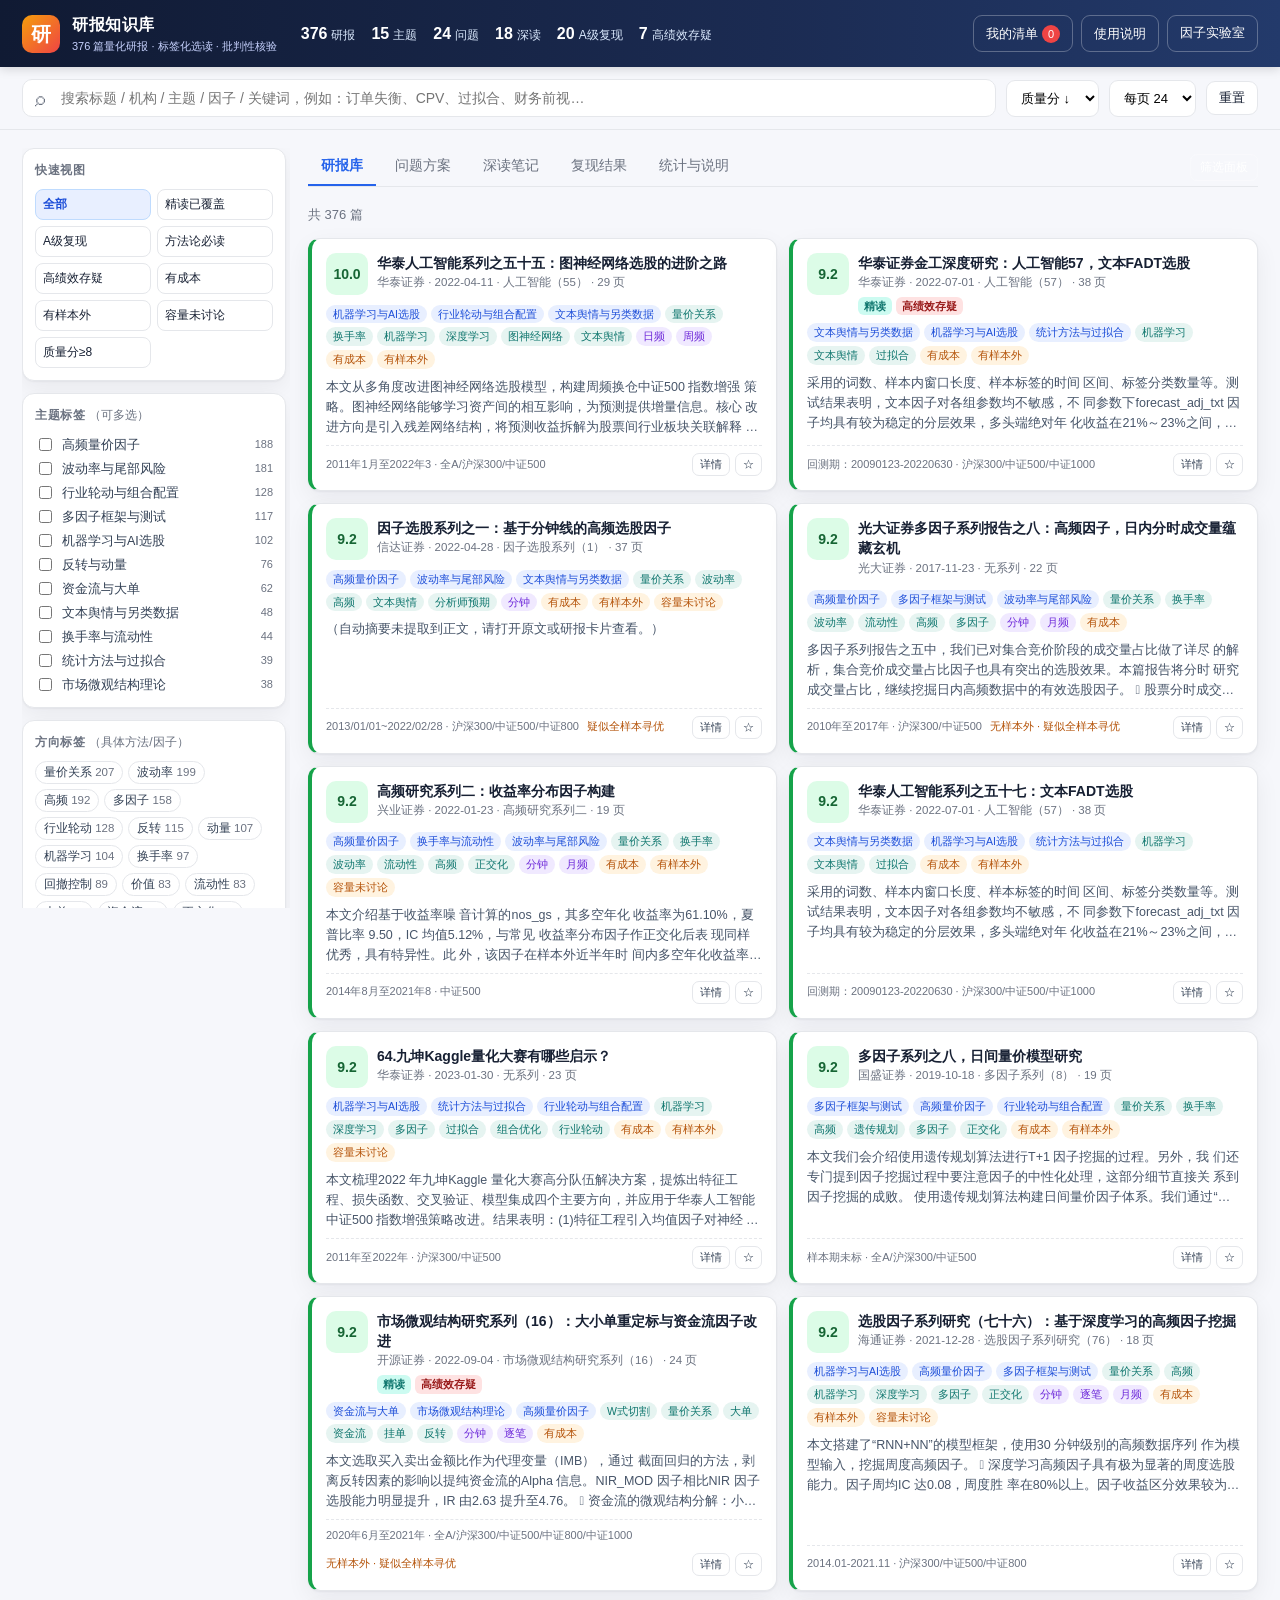
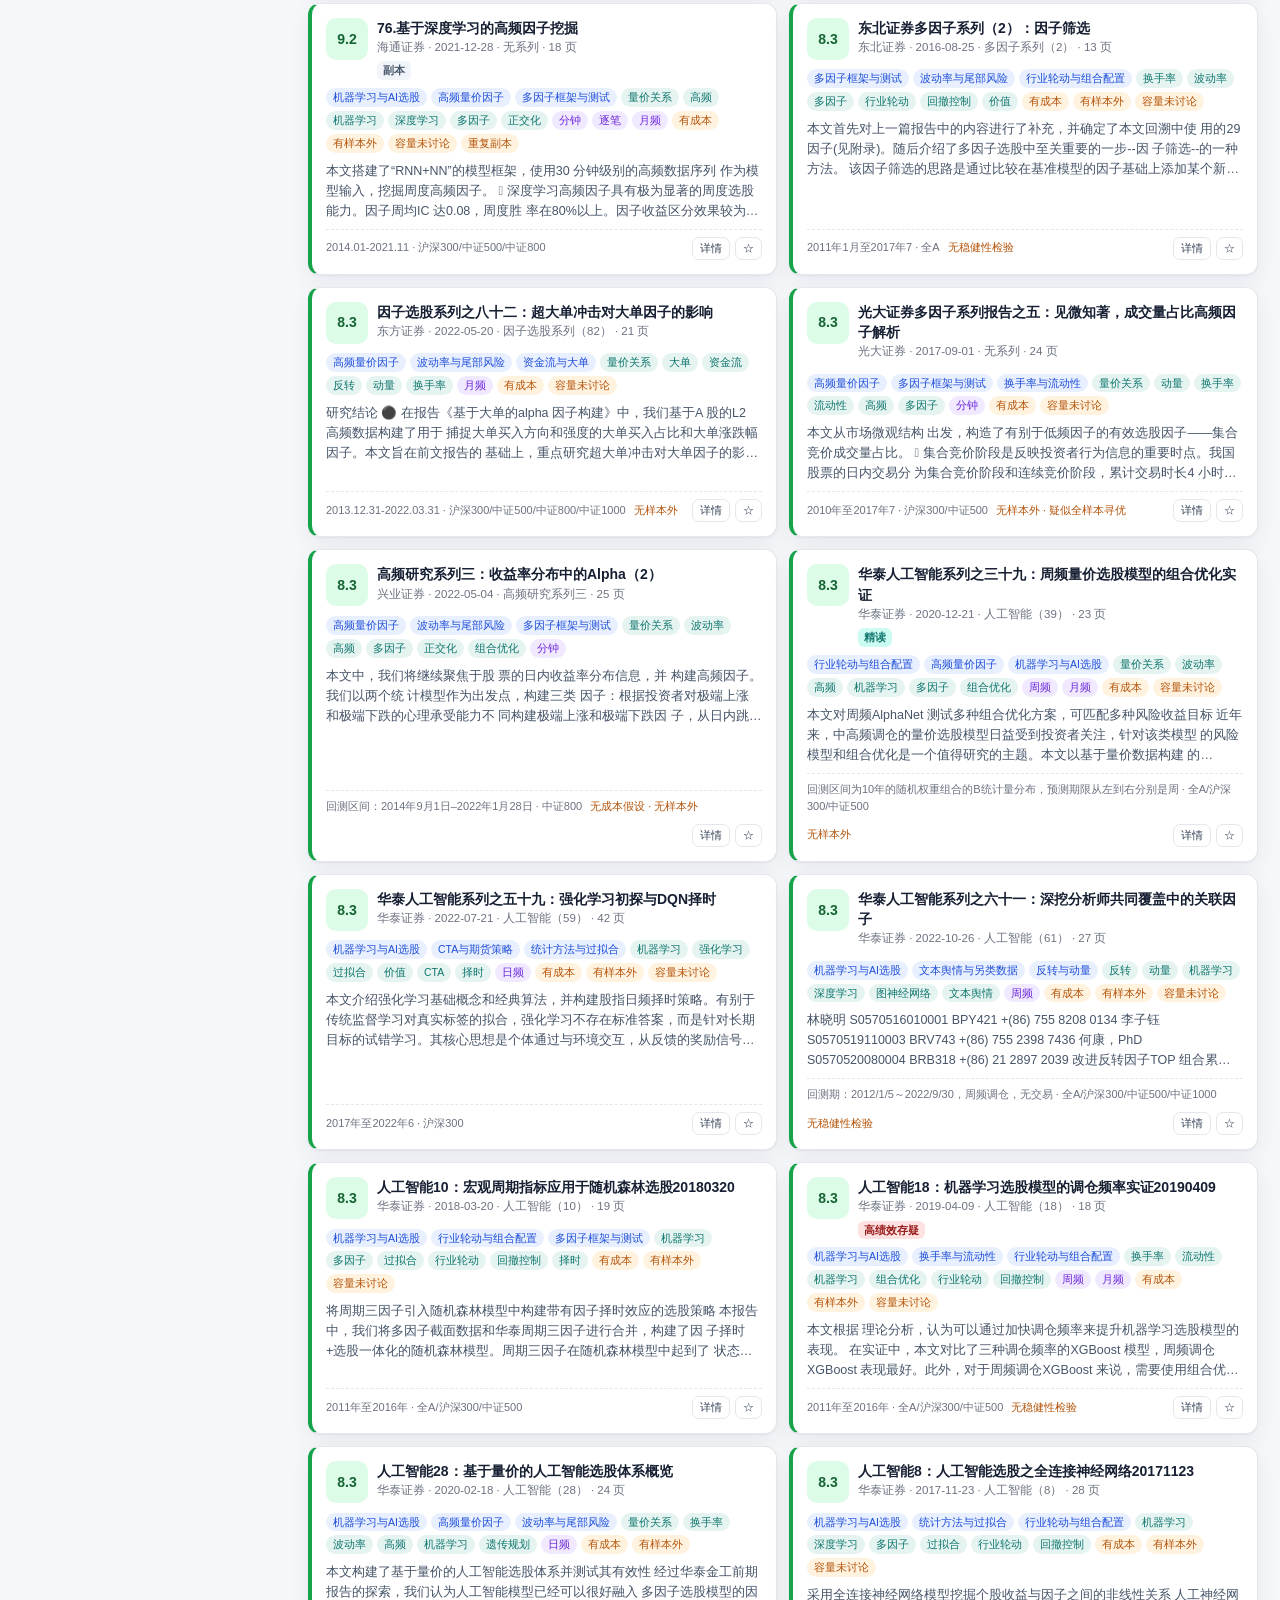
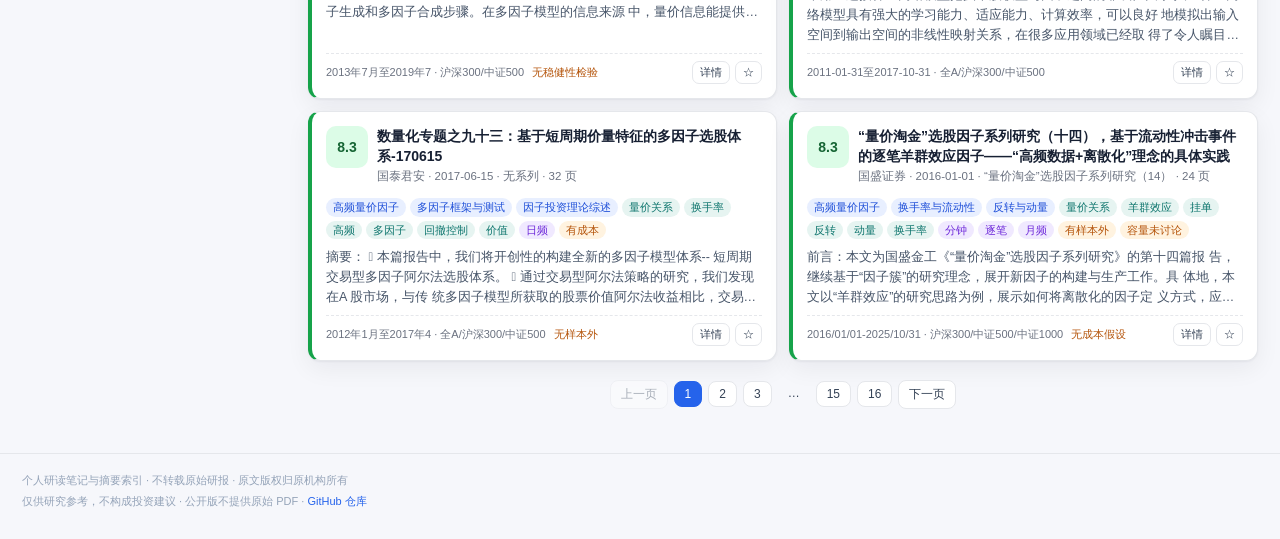
<file: index.html>
<!DOCTYPE html>
<html lang="zh-CN">
<head>
  <meta charset="UTF-8">
  <meta name="viewport" content="width=device-width, initial-scale=1.0">
  <title>研报知识库 · 可视化选读</title>
  <link rel="stylesheet" href="style.css">
</head>
<body>
  <header class="topbar">
    <div class="brand">
      <div class="brand-mark">研</div>
      <div>
        <div class="brand-title">研报知识库</div>
        <div class="brand-sub">376 篇量化研报 · 标签化选读 · 批判性核验</div>
      </div>
    </div>
    <div class="topstats" id="topStats"></div>
    <div class="topactions">
      <button class="btn ghost" id="btnBookmarks">我的清单 <span class="count" id="bmCount">0</span></button>
      <button class="btn ghost" id="btnHelp">使用说明</button>
      <a class="btn ghost" href="平台原型/index.html">因子实验室</a>
    </div>
  </header>

  <div class="searchbar">
    <div class="searchbox">
      <span class="search-icon">⌕</span>
      <input id="searchInput" type="search" placeholder="搜索标题 / 机构 / 主题 / 因子 / 关键词，例如：订单失衡、CPV、过拟合、财务前视…">
    </div>
    <select id="sortSelect" class="select" title="排序">
      <option value="score_desc">质量分 ↓</option>
      <option value="score_asc">质量分 ↑</option>
      <option value="date_desc">日期 ↓</option>
      <option value="date_asc">日期 ↑</option>
      <option value="firm_asc">机构 A-Z</option>
      <option value="title_asc">标题 A-Z</option>
    </select>
    <select id="pageSize" class="select" title="每页数量">
      <option value="24">每页 24</option>
      <option value="48">每页 48</option>
      <option value="96">每页 96</option>
      <option value="all">全部</option>
    </select>
    <button class="btn" id="btnReset">重置</button>
  </div>

  <div class="layout">
    <aside class="sidebar" id="sidebar">
      <section class="side-section">
        <h3>快速视图</h3>
        <div class="quick-grid" id="quickViews"></div>
      </section>

      <section class="side-section">
        <h3>主题标签 <span class="muted">（可多选）</span></h3>
        <div class="check-list" id="topicFilters"></div>
      </section>

      <section class="side-section">
        <h3>方向标签 <span class="muted">（具体方法/因子）</span></h3>
        <div class="tagcloud" id="directionFilters"></div>
      </section>

      <section class="side-section">
        <h3>筛选</h3>
        <label class="field">
          <span>机构</span>
          <select id="firmSelect" class="select wide"><option value="">全部机构</option></select>
        </label>
        <label class="field">
          <span>年份</span>
          <select id="yearSelect" class="select wide"><option value="">全部年份</option></select>
        </label>
        <label class="field">
          <span>最低质量分 <b id="scoreVal">0</b></span>
          <input id="scoreRange" type="range" min="0" max="10" step="0.5" value="0">
        </label>
      </section>

      <section class="side-section side-note">
        <h3>标签说明</h3>
        <div class="legend">
          <span class="tag topic">主题</span>
          <span class="tag direction">方向</span>
          <span class="tag data">数据</span>
          <span class="tag value">价值</span>
          <span class="tag deep">精读</span>
          <span class="tag suspect">存疑</span>
        </div>
        <p>质量分来自证据关键词评分（样本期/股票池/成本/样本外/稳健性/正交/容量等），是“证据披露完整度”，不是收益预测。</p>
      </section>
    </aside>

    <main class="main">
      <nav class="tabs">
        <button class="tab active" data-tab="reports">研报库</button>
        <button class="tab" data-tab="problems">问题方案</button>
        <button class="tab" data-tab="deep">深读笔记</button>
        <button class="tab" data-tab="repro">复现结果</button>
        <button class="tab" data-tab="stats">统计与说明</button>
        <span class="tab-spacer"></span>
        <button class="btn small ghost" id="btnToggleSide">筛选面板</button>
      </nav>

      <section id="view-reports" class="view">
        <div class="resultbar">
          <div id="resultCount" class="result-count"></div>
          <div id="activeChips" class="active-chips"></div>
        </div>
        <div id="cards" class="cards"></div>
        <div id="pagination" class="pagination"></div>
      </section>

      <section id="view-problems" class="view" hidden>
        <div class="section-head">
          <h2>问题 → 多方案</h2>
          <p>按“症状/目标”选择问题卡；每张卡有 4-6 种方案、适用条件、风险与最小验证。</p>
        </div>
        <div id="problemList" class="problem-grid"></div>
      </section>

      <section id="view-deep" class="view" hidden>
        <div class="section-head">
          <h2>深读笔记</h2>
          <p>精读笔记、交叉核验、轻量验证与质量矩阵；含批判性意见，引用前请回原文核对。</p>
        </div>
        <div id="deepList" class="deep-grid"></div>
      </section>

      <section id="view-repro" class="view" hidden>
        <div class="section-head">
          <h2>第一批初步简单验证（日频因子）</h2>
          <p><b>L1 初步简单验证，不是完整复现，也不是策略推荐/实盘依据。</b>数据 2014-2025（剔除 2026 异常月）；日频、单一股票池、无行业中性/分钟/逐笔；详细报告见 <code>09_复现/05_报告/复现报告_第一批.md</code>。</p>
        </div>
        <div id="reproContent"></div>
      </section>

      <section id="view-stats" class="view" hidden>
        <div class="section-head">
          <h2>统计与使用说明</h2>
          <p>标签分布、机构分布、年份分布与质量分分布；点击主题条可直接筛选。</p>
        </div>
        <div id="statsContent" class="stats-wrap"></div>
      </section>
    </main>
  </div>

  <div id="modal" class="modal" hidden>
    <div class="modal-mask" data-close="1"></div>
    <div class="modal-body">
      <button class="modal-close" data-close="1">×</button>
      <div id="modalContent"></div>
    </div>
  </div>

  <div id="bookmarkPanel" class="drawer" hidden>
    <div class="drawer-mask" data-close-drawer="1"></div>
    <div class="drawer-body">
      <div class="drawer-head">
        <h2>我的清单</h2>
        <button class="btn small" data-close-drawer="1">关闭</button>
      </div>
      <div class="drawer-actions">
        <button class="btn small" id="btnExportCsv">导出 CSV</button>
        <button class="btn small" id="btnCopyMd">复制 Markdown</button>
        <button class="btn small danger" id="btnClearBm">清空</button>
      </div>
      <div id="bmList" class="bm-list"></div>
    </div>
  </div>

  <div id="helpPanel" class="drawer" hidden>
    <div class="drawer-mask" data-close-drawer="1"></div>
    <div class="drawer-body">
      <div class="drawer-head">
        <h2>使用说明</h2>
        <button class="btn small" data-close-drawer="1">关闭</button>
      </div>
      <div class="help-content">
        <h3>怎么选读</h3>
        <ol>
          <li><b>快速视图</b>：先点“精读已覆盖 / A级复现 / 方法论必读 / 高绩效存疑”，缩小范围。</li>
          <li><b>主题 + 方向标签</b>：主题回答“属于哪一类”，方向标签回答“具体讲什么因子/方法”。</li>
          <li><b>质量分</b>：证据披露完整度（样本期/股票池/成本/样本外/稳健性/正交/容量），不是收益高低。</li>
          <li><b>红旗</b>：卡片上的“高绩效存疑”表示绩效异常好、需 PBO/成本/样本外复核，不代表造假。</li>
          <li><b>收藏</b>：点 ☆ 加入“我的清单”，可导出 CSV/Markdown，作为你的阅读/复现队列。</li>
        </ol>
        <h3>标签体系</h3>
        <ul>
          <li><span class="tag topic">主题</span> 15 个知识域（高频量价、订单流、多因子、ML……）。</li>
          <li><span class="tag direction">方向</span> 具体因子/方法（W式切割、CPV/RPV、订单失衡、大单、知情交易……）。</li>
          <li><span class="tag data">数据</span> 分钟/快照/逐笔/Level2/日频/周频/月频。</li>
          <li><span class="tag value">价值</span> 精读、A级复现、方法论必读、有成本、有样本外、容量未讨论、重复副本。</li>
        </ul>
        <h3>引用与核对</h3>
        <p>本地版详情页有“卡片”和“原文”链接；公开版不提供原始 PDF。引用格式：<code>[P0021] 东吴证券《订单簿的温度（一）》</code>。</p>
        <h3>注意</h3>
        <p>所有摘要/标签为自动提取，公式/参数以原文为准；质量分是关键词法的粗筛，可能误判。</p>
      </div>
    </div>
  </div>

  <footer class="footer">
    <span>个人研读笔记与摘要索引 · 不转载原始研报 · 原文版权归原机构所有</span>
    <span>仅供研究参考，不构成投资建议 · 公开版不提供原始 PDF · <a href="https://github.com/chenyh2003/quant-research-kb" target="_blank" rel="noopener">GitHub 仓库</a></span>
  </footer>

  <script src="data.js"></script>
  <script src="app.js"></script>
</body>
</html>
</file>
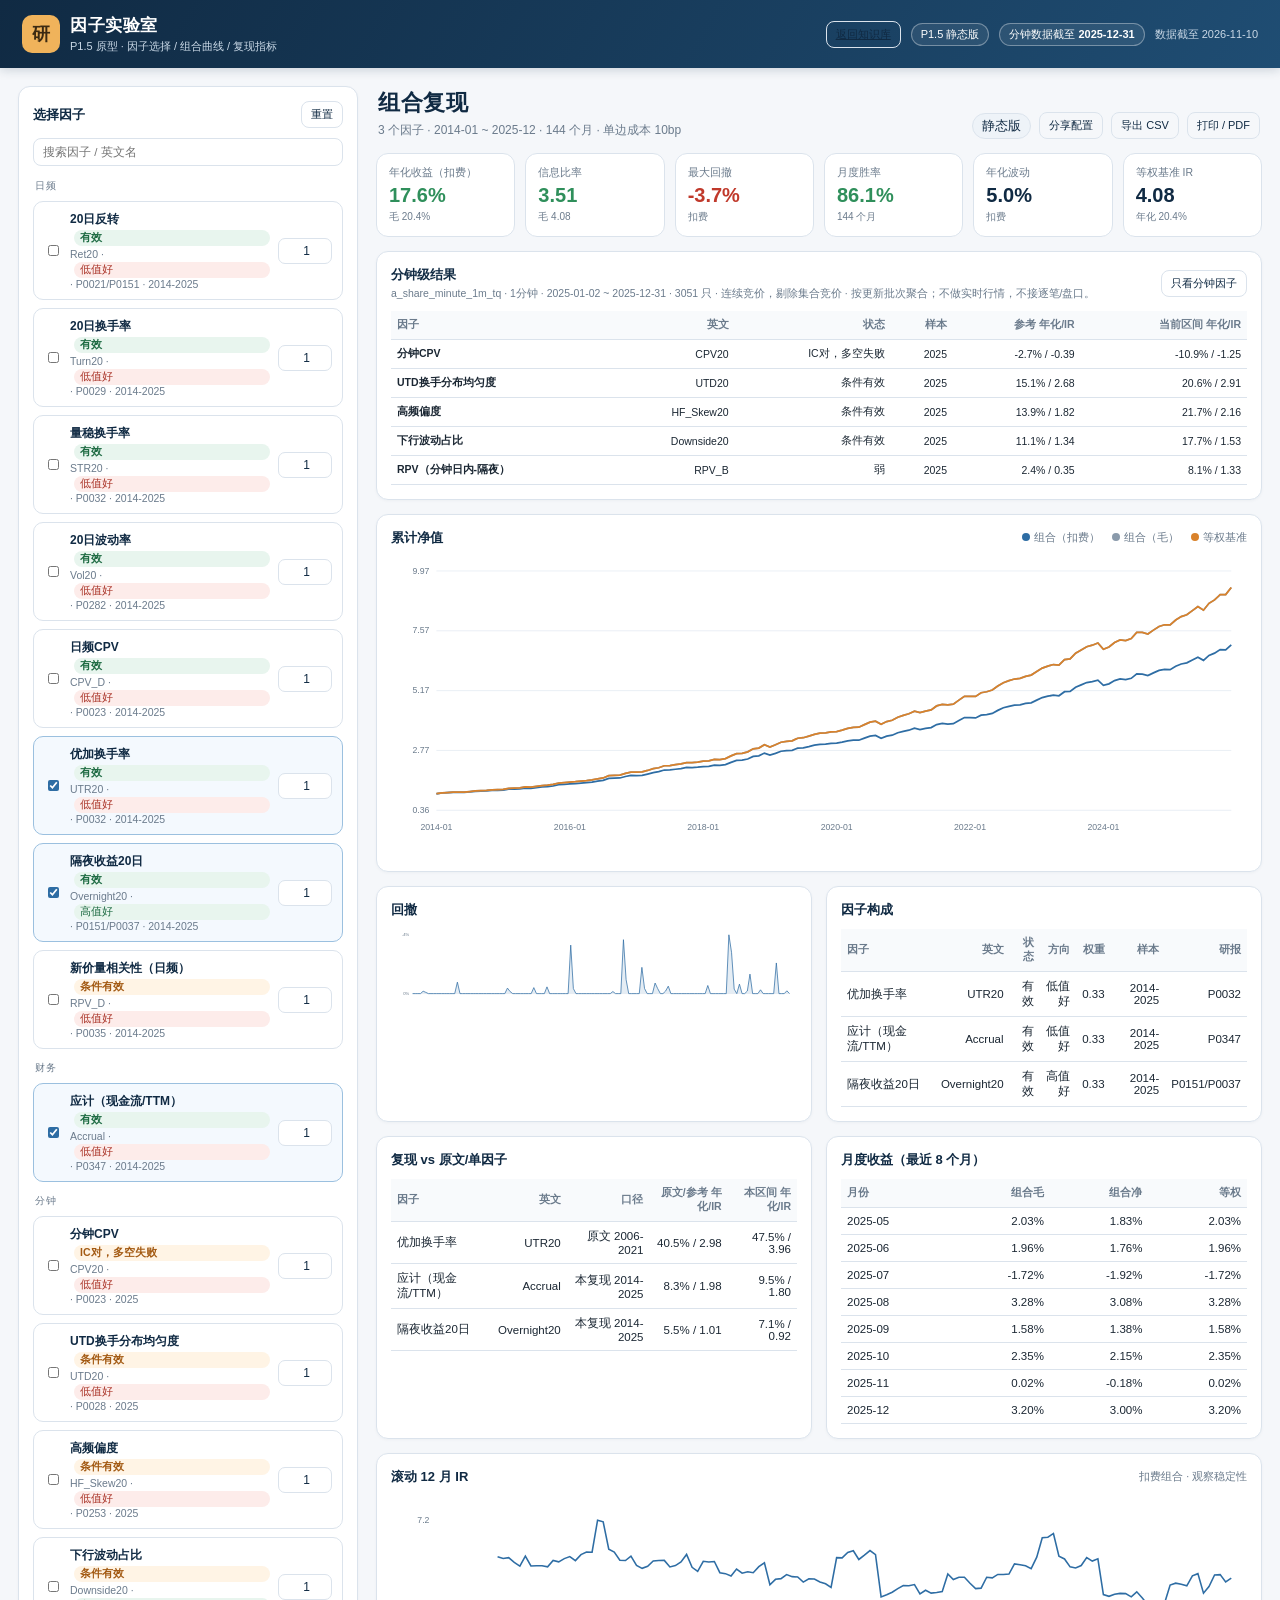
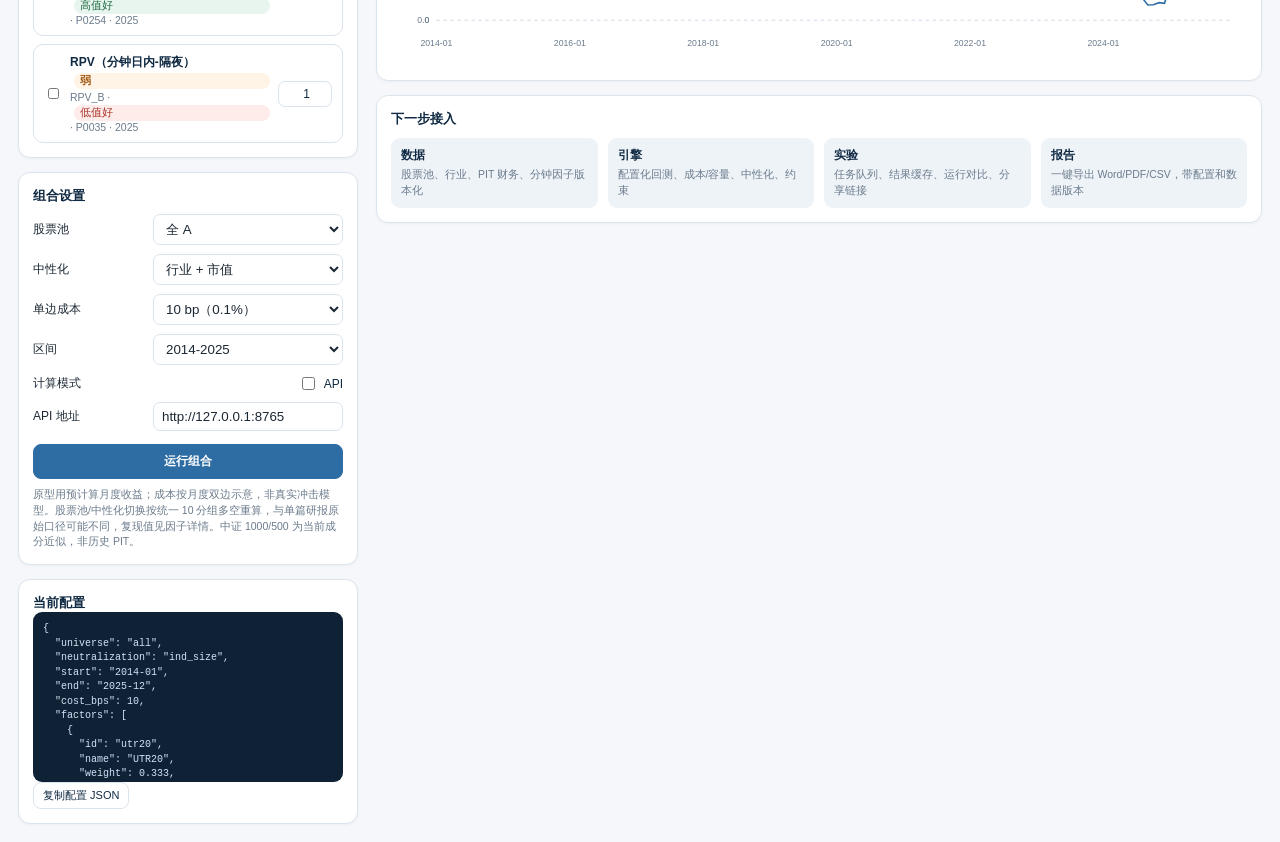
<file: 平台原型/index.html>
<!DOCTYPE html>
<html lang="zh-CN">
<head>
  <meta charset="UTF-8">
  <meta name="viewport" content="width=device-width, initial-scale=1.0">
  <title>因子实验室 · P1.5 原型</title>
  <link rel="stylesheet" href="style.css">
</head>
<body>
  <header class="topbar">
    <div class="brand">
      <div class="brand-mark">研</div>
      <div>
        <div class="brand-title">因子实验室</div>
        <div class="brand-sub">P1.5 原型 · 因子选择 / 组合曲线 / 复现指标</div>
      </div>
    </div>
    <div class="top-right">
      <a class="btn ghost small" href="../index.html">返回知识库</a>
      <span class="pill" id="editionBadge">本地原型</span>
      <span class="pill">分钟数据截至 <b id="minuteCutoff">—</b></span>
      <span class="muted" id="asOf"></span>
    </div>
  </header>

  <main class="layout">
    <aside class="sidebar">
      <div class="panel">
        <div class="panel-head">
          <h2>选择因子</h2>
          <button class="btn ghost small" id="btnReset">重置</button>
        </div>
        <input id="factorSearch" class="search-input" placeholder="搜索因子 / 英文名">
        <div id="factorList" class="factor-list"></div>
      </div>

      <div class="panel">
        <h2>组合设置</h2>
        <label class="field">
          <span>股票池</span>
          <select id="universe">
            <option value="all">全 A</option>
            <option value="csi1000_current">中证 1000（当前成分，非 PIT）</option>
            <option value="csi500_current">中证 500（当前成分，非 PIT）</option>
          </select>
        </label>
        <label class="field">
          <span>中性化</span>
          <select id="neutral">
            <option value="ind_size">行业 + 市值</option>
            <option value="size">仅市值</option>
            <option value="raw">不中性</option>
          </select>
        </label>
        <label class="field">
          <span>单边成本</span>
          <select id="cost">
            <option value="0">0 bp</option>
            <option value="10" selected>10 bp（0.1%）</option>
            <option value="15">15 bp（0.15%）</option>
          </select>
        </label>
        <label class="field">
          <span>区间</span>
          <select id="period">
            <option value="all" selected>2014-2025</option>
            <option value="2025">2025</option>
          </select>
        </label>
        <label class="field">
          <span>计算模式</span>
          <label class="switchline"><input type="checkbox" id="apiMode"> API</label>
        </label>
        <label class="field" id="apiBaseRow" hidden>
          <span>API 地址</span>
          <input class="text-input" id="apiBase" value="http://127.0.0.1:8765">
        </label>
        <button class="btn primary" id="btnRun">运行组合</button>
        <button class="btn" id="btnSubmit" hidden style="width:100%;margin-top:8px">提交回测任务</button>
        <div id="taskStatus" class="hint"></div>
        <p class="hint">原型用预计算月度收益；成本按月度双边示意，非真实冲击模型。股票池/中性化切换按统一 10 分组多空重算，与单篇研报原始口径可能不同，复现值见因子详情。中证 1000/500 为当前成分近似，非历史 PIT。</p>
      </div>

      <div class="panel">
        <h2>当前配置</h2>
        <pre id="configBox" class="config"></pre>
        <button class="btn ghost small" id="btnCopy">复制配置 JSON</button>
      </div>

      <div class="panel" id="historyPanel" hidden>
        <div class="panel-head">
          <h2>实验历史</h2>
          <button class="btn ghost small" id="btnHistory">刷新</button>
        </div>
        <div id="historyList" class="history-list"><p class="hint">API 模式下显示最近任务</p></div>
        <div class="compare-picker">
          <select id="cmpA" title="实验 A"></select>
          <span>vs</span>
          <select id="cmpB" title="实验 B"></select>
          <button class="btn ghost small" id="btnCompare">对比</button>
        </div>
      </div>
    </aside>

    <section class="content">
      <div class="page-head">
        <div>
          <h1>组合复现</h1>
          <p class="muted" id="comboSummary">选择因子后点击运行</p>
        </div>
        <div class="actions">
          <span id="modeBadge" class="pill dark">静态计算</span>
          <button class="btn ghost small" id="btnShare">分享配置</button>
          <button class="btn ghost small" id="btnCsv">导出 CSV</button>
          <button class="btn ghost small" id="btnPrint">打印 / PDF</button>
        </div>
      </div>

      <div id="warning" class="warning" hidden></div>

      <div class="card detail-card" id="detailCard" hidden>
        <div class="card-head">
          <div>
            <h2 id="detailTitle"></h2>
            <div class="muted" id="detailSub" style="font-size:11px;margin-top:3px"></div>
          </div>
          <div class="actions">
            <button class="btn ghost small" id="btnSolo">只看该因子</button>
            <button class="btn ghost small" id="btnCloseDetail">关闭</button>
          </div>
        </div>
        <div class="detail-grid">
          <div id="detailMeta" class="detail-meta"></div>
          <div id="detailChart" class="chart small"></div>
        </div>
      </div>

      <div class="kpis" id="kpis"></div>

      <div class="card" id="minuteCard">
        <div class="card-head">
          <div>
            <h2>分钟级结果</h2>
            <div class="muted" id="minuteMeta" style="font-size:10.5px;margin-top:3px"></div>
          </div>
          <button class="btn ghost small" id="btnMinuteOnly">只看分钟因子</button>
        </div>
        <div id="minuteTable"></div>
      </div>

      <div class="card">
        <div class="card-head">
          <h2>累计净值</h2>
          <div class="legend">
            <span><i class="dot blue"></i>组合（扣费）</span>
            <span><i class="dot grey"></i>组合（毛）</span>
            <span><i class="dot orange"></i>等权基准</span>
          </div>
        </div>
        <div id="equityChart" class="chart"></div>
      </div>

      <div class="grid2">
        <div class="card">
          <div class="card-head"><h2>回撤</h2></div>
          <div id="ddChart" class="chart small"></div>
        </div>
        <div class="card">
          <div class="card-head"><h2>因子构成</h2></div>
          <div id="factorTable"></div>
        </div>
      </div>

      <div class="grid2">
        <div class="card">
          <div class="card-head"><h2>复现 vs 原文/单因子</h2></div>
          <div id="compareTable"></div>
        </div>
        <div class="card">
          <div class="card-head"><h2>月度收益（最近 8 个月）</h2></div>
          <div id="monthlyTable"></div>
        </div>
      </div>

      <div class="card">
        <div class="card-head">
          <h2>滚动 12 月 IR</h2>
          <span class="muted" style="font-size:10.5px">扣费组合 · 观察稳定性</span>
        </div>
        <div id="rollingChart" class="chart small"></div>
      </div>

      <div class="card" id="compareCard" hidden>
        <div class="card-head">
          <h2>实验对比</h2>
          <span class="muted" style="font-size:10.5px" id="cmpSummary"></span>
        </div>
        <div id="cmpChart" class="chart"></div>
        <div class="grid2" style="margin-top:10px">
          <div id="cmpTable"></div>
          <div id="cmpConfig"></div>
        </div>
        <div class="links" style="margin-top:10px">
          <button class="btn ghost small" id="btnCmpCsv" disabled>导出对比 CSV</button>
          <button class="btn ghost small" id="btnCmpDocx" disabled>导出对比 Word</button>
        </div>
      </div>

      <div class="card">
        <div class="card-head"><h2>下一步接入</h2></div>
        <div class="next-grid">
          <div><b>数据</b><span>股票池、行业、PIT 财务、分钟因子版本化</span></div>
          <div><b>引擎</b><span>配置化回测、成本/容量、中性化、约束</span></div>
          <div><b>实验</b><span>任务队列、结果缓存、运行对比、分享链接</span></div>
          <div><b>报告</b><span>一键导出 Word/PDF/CSV，带配置和数据版本</span></div>
        </div>
      </div>
    </section>
  </main>

  <script src="data.js"></script>
  <script src="app.js"></script>
</body>
</html>
</file>
<file: style.css>
:root {
  --bg: #f6f7fb;
  --panel: #ffffff;
  --ink: #172033;
  --muted: #6b7280;
  --line: #e5e7eb;
  --blue: #2563eb;
  --blue-soft: #e8efff;
  --green: #0f766e;
  --green-soft: #e6f4f1;
  --purple: #6d28d9;
  --purple-soft: #f0e9ff;
  --orange: #b45309;
  --orange-soft: #fff3e0;
  --red: #b91c1c;
  --red-soft: #fee2e2;
  --gray-soft: #f1f5f9;
  --shadow: 0 1px 2px rgba(16, 24, 40, .05), 0 8px 24px rgba(16, 24, 40, .06);
  --radius: 12px;
}

* { box-sizing: border-box; }
html, body { margin: 0; padding: 0; }
body {
  font-family: "Microsoft YaHei", "PingFang SC", "Noto Sans CJK SC", "Segoe UI", sans-serif;
  background: var(--bg);
  color: var(--ink);
  font-size: 14px;
  line-height: 1.6;
}
button, input, select { font-family: inherit; }
button { cursor: pointer; }
a { color: var(--blue); text-decoration: none; }
a:hover { text-decoration: underline; }
code { background: var(--gray-soft); padding: 1px 5px; border-radius: 4px; font-size: 12px; }

/* topbar */
.topbar {
  position: sticky; top: 0; z-index: 30;
  display: flex; align-items: center; gap: 24px;
  padding: 12px 22px;
  background: linear-gradient(90deg, #101a33 0%, #1b2b52 60%, #233a6b 100%);
  color: #fff;
  box-shadow: 0 2px 10px rgba(0,0,0,.15);
}
.brand { display: flex; align-items: center; gap: 12px; min-width: 250px; }
.brand-mark {
  width: 38px; height: 38px; border-radius: 10px;
  display: grid; place-items: center;
  background: linear-gradient(135deg, #f59e0b, #ef4444);
  font-weight: 800; font-size: 20px;
}
.brand-title { font-weight: 700; font-size: 16px; letter-spacing: .5px; }
.brand-sub { font-size: 11px; color: #c7d2fe; }
.topstats { display: flex; gap: 16px; flex: 1; flex-wrap: wrap; }
.topstats .ts { font-size: 12px; color: #dbeafe; }
.topstats .ts b { font-size: 16px; color: #fff; margin-right: 4px; }
.topactions { display: flex; gap: 8px; }

/* buttons */
.btn {
  border: 1px solid var(--line); background: var(--panel); color: var(--ink);
  border-radius: 9px; padding: 7px 12px; font-size: 13px;
  transition: .15s ease;
}
.btn:hover { border-color: #cbd5e1; background: #f8fafc; }
.btn.ghost { background: transparent; color: #fff; border-color: rgba(255,255,255,.28); }
.btn.ghost:hover { background: rgba(255,255,255,.1); }
.btn.small { padding: 4px 9px; font-size: 12px; border-radius: 7px; }
.btn.danger { color: var(--red); border-color: #fecaca; }
.btn.danger:hover { background: var(--red-soft); }
.btn.active { background: var(--blue); color: #fff; border-color: var(--blue); }
.count {
  display: inline-grid; place-items: center; min-width: 18px; height: 18px;
  padding: 0 5px; border-radius: 9px; background: #ef4444; color: #fff; font-size: 11px;
}

/* searchbar */
.searchbar {
  position: sticky; top: 62px; z-index: 20;
  display: flex; gap: 10px; align-items: center;
  padding: 12px 22px;
  background: rgba(246,247,251,.94);
  backdrop-filter: blur(8px);
  border-bottom: 1px solid var(--line);
}
.searchbox { flex: 1; position: relative; }
.searchbox input {
  width: 100%; padding: 10px 14px 10px 38px;
  border: 1px solid var(--line); border-radius: 10px;
  background: var(--panel); font-size: 14px; outline: none;
}
.searchbox input:focus { border-color: var(--blue); box-shadow: 0 0 0 3px var(--blue-soft); }
.search-icon {
  position: absolute; left: 13px; top: 50%; transform: translateY(-50%);
  color: var(--muted); font-size: 20px; line-height: 1;
}
.select {
  padding: 9px 10px; border: 1px solid var(--line); border-radius: 9px;
  background: var(--panel); font-size: 13px; outline: none;
}
.select.wide { width: 100%; }

/* layout */
.layout { display: flex; gap: 18px; padding: 18px 22px 40px; align-items: flex-start; }
.sidebar {
  width: 268px; flex: 0 0 268px;
  position: sticky; top: 124px;
  max-height: calc(100vh - 140px);
  overflow: auto;
  padding-right: 4px;
}
.side-section {
  background: var(--panel); border: 1px solid var(--line); border-radius: var(--radius);
  padding: 12px; margin-bottom: 12px; box-shadow: var(--shadow);
}
.side-section h3 {
  margin: 0 0 9px; font-size: 12px; color: var(--muted);
  text-transform: uppercase; letter-spacing: .6px;
}
.muted { color: var(--muted); font-weight: 400; text-transform: none; letter-spacing: 0; }
.quick-grid { display: grid; grid-template-columns: 1fr 1fr; gap: 6px; }
.quick-btn {
  border: 1px solid var(--line); background: #fff; border-radius: 8px;
  padding: 6px 7px; font-size: 12px; text-align: left; color: var(--ink);
}
.quick-btn:hover { border-color: #cbd5e1; background: #f8fafc; }
.quick-btn.active { background: var(--blue-soft); border-color: #bfdbfe; color: #1d4ed8; font-weight: 600; }
.check-list { display: flex; flex-direction: column; gap: 4px; max-height: 260px; overflow: auto; }
.check-item { display: flex; align-items: center; gap: 7px; font-size: 12.5px; color: #334155; }
.check-item input { accent-color: var(--blue); }
.check-item .n { margin-left: auto; color: var(--muted); font-size: 11px; }
.tagcloud { display: flex; flex-wrap: wrap; gap: 5px; max-height: 240px; overflow: auto; }
.tagbtn {
  border: 1px solid var(--line); background: #fff; border-radius: 999px;
  padding: 3px 8px; font-size: 11.5px; color: #334155;
}
.tagbtn:hover { border-color: #cbd5e1; }
.tagbtn.active { background: var(--green-soft); border-color: #99f6e4; color: var(--green); font-weight: 600; }
.field { display: block; margin-bottom: 9px; font-size: 12px; color: var(--muted); }
.field span { display: flex; justify-content: space-between; margin-bottom: 4px; }
.field input[type=range] { width: 100%; accent-color: var(--blue); }
.side-note p { font-size: 11.5px; color: var(--muted); margin: 7px 0 0; }
.legend { display: flex; flex-wrap: wrap; gap: 5px; }

/* main */
.main { flex: 1; min-width: 0; }
.tabs {
  display: flex; gap: 6px; align-items: center;
  border-bottom: 1px solid var(--line); margin-bottom: 14px;
}
.tab {
  border: none; background: transparent; padding: 9px 13px;
  font-size: 14px; color: var(--muted); border-bottom: 2px solid transparent;
}
.tab:hover { color: var(--ink); }
.tab.active { color: var(--blue); border-bottom-color: var(--blue); font-weight: 600; }
.tab-spacer { flex: 1; }
.resultbar { display: flex; align-items: flex-start; gap: 12px; margin-bottom: 12px; flex-wrap: wrap; }
.result-count { font-size: 13px; color: var(--muted); white-space: nowrap; padding-top: 4px; }
.active-chips { display: flex; flex-wrap: wrap; gap: 6px; }
.chip {
  display: inline-flex; align-items: center; gap: 5px;
  background: var(--blue-soft); color: #1e40af; border: 1px solid #bfdbfe;
  border-radius: 999px; padding: 2px 8px; font-size: 11.5px;
}
.chip button { border: none; background: transparent; color: inherit; font-size: 14px; line-height: 1; padding: 0; }

/* cards */
.cards { display: grid; grid-template-columns: repeat(auto-fill, minmax(330px, 1fr)); gap: 12px; }
.card {
  background: var(--panel); border: 1px solid var(--line); border-radius: var(--radius);
  padding: 14px; box-shadow: var(--shadow);
  display: flex; flex-direction: column; gap: 8px;
  border-left: 4px solid #cbd5e1;
  transition: .15s ease;
}
.card:hover { transform: translateY(-1px); border-color: #cbd5e1; box-shadow: 0 10px 26px rgba(16,24,40,.09); }
.card.s-high { border-left-color: #16a34a; }
.card.s-mid { border-left-color: #eab308; }
.card.s-low { border-left-color: #ef4444; }
.card-top { display: flex; align-items: flex-start; gap: 9px; }
.score {
  flex: 0 0 auto; min-width: 42px; height: 42px; border-radius: 10px;
  display: grid; place-items: center; font-weight: 800; font-size: 14px;
  background: var(--gray-soft); color: #334155;
}
.score.high { background: #dcfce7; color: #166534; }
.score.mid { background: #fef9c3; color: #854d0e; }
.score.low { background: #fee2e2; color: #991b1b; }
.card-title { font-weight: 700; font-size: 14px; line-height: 1.45; margin: 0; }
.card-title a { color: var(--ink); }
.card-title a:hover { color: var(--blue); text-decoration: none; }
.card-meta { font-size: 11.5px; color: var(--muted); }
.card-badges { display: flex; flex-wrap: wrap; gap: 4px; }
.badge {
  display: inline-flex; align-items: center; gap: 3px;
  border-radius: 6px; padding: 1px 6px; font-size: 10.5px; font-weight: 600;
}
.badge.deep { background: #ccfbf1; color: #0f766e; }
.badge.a { background: #dcfce7; color: #166534; }
.badge.suspect { background: #fee2e2; color: #991b1b; }
.badge.method { background: #e0e7ff; color: #3730a3; }
.badge.dup { background: #f1f5f9; color: #475569; }
.tags { display: flex; flex-wrap: wrap; gap: 4px; }
.tag {
  display: inline-flex; align-items: center;
  border-radius: 999px; padding: 1px 7px; font-size: 10.5px; white-space: nowrap;
}
.tag.topic { background: var(--blue-soft); color: #1d4ed8; }
.tag.direction { background: var(--green-soft); color: var(--green); }
.tag.data { background: var(--purple-soft); color: var(--purple); }
.tag.value { background: var(--orange-soft); color: var(--orange); }
.tag.deep { background: #ccfbf1; color: #0f766e; }
.tag.suspect { background: var(--red-soft); color: var(--red); }
.tag.plain { background: var(--gray-soft); color: #475569; }
.summary {
  font-size: 12.5px; color: #475569;
  display: -webkit-box; -webkit-line-clamp: 3; -webkit-box-orient: vertical;
  overflow: hidden;
}
.card-foot {
  display: flex; align-items: center; gap: 8px; margin-top: auto;
  padding-top: 7px; border-top: 1px dashed var(--line);
  font-size: 11px; color: var(--muted); flex-wrap: wrap;
}
.card-actions { margin-left: auto; display: flex; gap: 5px; }
.mini {
  border: 1px solid var(--line); background: #fff; border-radius: 7px;
  padding: 3px 7px; font-size: 11px; color: #334155;
}
.mini:hover { border-color: #cbd5e1; background: #f8fafc; }
.mini.star.on { background: #fef9c3; border-color: #fde68a; color: #92400e; }
.flagline { color: #b45309; font-size: 11px; }

/* pagination */
.pagination { display: flex; align-items: center; justify-content: center; gap: 6px; padding: 18px 0 4px; flex-wrap: wrap; }
.page-btn {
  border: 1px solid var(--line); background: #fff; border-radius: 8px;
  padding: 5px 10px; font-size: 12px; color: #334155;
}
.page-btn.active { background: var(--blue); color: #fff; border-color: var(--blue); }
.page-btn:disabled { opacity: .4; cursor: default; }

/* problem / deep grids */
.section-head { margin: 4px 0 14px; }
.section-head h2 { margin: 0 0 4px; font-size: 20px; }
.section-head p { margin: 0; color: var(--muted); font-size: 12.5px; }
.problem-grid { display: grid; grid-template-columns: repeat(auto-fill, minmax(340px, 1fr)); gap: 12px; }
.problem-card {
  background: var(--panel); border: 1px solid var(--line); border-radius: var(--radius);
  padding: 14px; box-shadow: var(--shadow); cursor: pointer;
}
.problem-card:hover { border-color: #cbd5e1; }
.problem-card h3 { margin: 0 0 6px; font-size: 14px; }
.problem-card .path { font-size: 11px; color: var(--muted); }
.sol-list { display: flex; flex-wrap: wrap; gap: 4px; margin-top: 8px; }
.sol {
  background: var(--green-soft); color: var(--green); border-radius: 6px;
  padding: 1px 6px; font-size: 10.5px;
}
.deep-grid { display: grid; grid-template-columns: repeat(auto-fill, minmax(340px, 1fr)); gap: 12px; }
.deep-card {
  background: var(--panel); border: 1px solid var(--line); border-radius: var(--radius);
  padding: 14px; box-shadow: var(--shadow); cursor: pointer;
}
.deep-card:hover { border-color: #cbd5e1; }
.deep-card h3 { margin: 0 0 5px; font-size: 14px; }
.deep-card .path { font-size: 11px; color: var(--muted); }
.rating { color: var(--red); font-weight: 700; font-size: 11px; }

/* stats */
.stats-wrap { display: grid; grid-template-columns: 1fr 1fr; gap: 14px; }
.stat-card {
  background: var(--panel); border: 1px solid var(--line); border-radius: var(--radius);
  padding: 14px; box-shadow: var(--shadow);
}
.stat-card h3 { margin: 0 0 10px; font-size: 14px; }
.bar-row { display: grid; grid-template-columns: 150px 1fr 40px; gap: 8px; align-items: center; margin: 5px 0; font-size: 11.5px; }
.bar-label { color: #334155; overflow: hidden; text-overflow: ellipsis; white-space: nowrap; }
.bar-track { height: 9px; background: var(--gray-soft); border-radius: 6px; overflow: hidden; }
.bar-fill { height: 100%; background: linear-gradient(90deg, #60a5fa, #2563eb); border-radius: 6px; }
.bar-num { text-align: right; color: var(--muted); }
.stat-card.wide { grid-column: 1 / -1; }
.kpi-grid { display: grid; grid-template-columns: repeat(4, 1fr); gap: 10px; }
.kpi { background: #f8fafc; border: 1px solid var(--line); border-radius: 10px; padding: 10px; }
.kpi b { display: block; font-size: 20px; color: var(--ink); }
.kpi span { font-size: 11px; color: var(--muted); }

/* repro */
.repro-table { width: 100%; border-collapse: collapse; background: #fff; border: 1px solid var(--line); border-radius: 12px; overflow: hidden; font-size: 12px; }
.repro-table th { background: #f8fafc; color: var(--muted); text-align: left; padding: 8px 9px; border-bottom: 1px solid var(--line); font-weight: 600; white-space: nowrap; }
.repro-table td { padding: 8px 9px; border-bottom: 1px solid var(--line); }
.repro-table tr:last-child td { border-bottom: none; }
.repro-table td.pos { color: #15803d; font-weight: 700; }
.repro-table td.neg { color: #b91c1c; font-weight: 700; }
.status { display: inline-block; border-radius: 999px; padding: 1px 7px; font-size: 10.5px; font-weight: 600; white-space: nowrap; }
.status.ok { background: #dcfce7; color: #166534; }
.status.warn { background: #fef9c3; color: #854d0e; }
.status.bad { background: #fee2e2; color: #991b1b; }
.repro-note { background: #f8fafc; border: 1px solid var(--line); border-left: 3px solid var(--blue); border-radius: 10px; padding: 10px 12px; font-size: 12px; color: #475569; margin-bottom: 12px; }
.repro-imgs { display: grid; grid-template-columns: repeat(auto-fill, minmax(420px, 1fr)); gap: 12px; }
.repro-img-card { background: #fff; border: 1px solid var(--line); border-radius: 12px; padding: 10px; box-shadow: var(--shadow); }
.repro-img-card .cap { font-size: 12px; color: #334155; font-weight: 600; margin-bottom: 6px; }
.repro-img-card img { width: 100%; height: auto; border-radius: 8px; display: block; }
.l2-grid { display: grid; grid-template-columns: 1fr 1fr; gap: 12px; margin-top: 12px; }
.l2-grid .stat-card { padding: 12px; }
.l2-grid .repro-table { font-size: 11px; }
.l2-grid .repro-table th, .l2-grid .repro-table td { padding: 6px 7px; }

/* footer */
.footer {
  max-width: 1440px; margin: 0 auto; padding: 18px 22px 28px;
  display: flex; flex-direction: column; gap: 4px;
  font-size: 11px; color: #94a3b8; border-top: 1px solid var(--line);
}

/* modal */
.modal { position: fixed; inset: 0; z-index: 60; }
.modal-mask { position: absolute; inset: 0; background: rgba(15,23,42,.55); backdrop-filter: blur(2px); }
.modal-body {
  position: relative; z-index: 1;
  width: min(900px, calc(100vw - 40px));
  max-height: calc(100vh - 60px); overflow: auto;
  margin: 30px auto; background: #fff; border-radius: 14px;
  box-shadow: 0 20px 60px rgba(0,0,0,.3);
  padding: 24px;
}
.modal-close {
  position: sticky; top: 0; float: right;
  border: none; background: #f1f5f9; color: #334155;
  width: 30px; height: 30px; border-radius: 8px; font-size: 18px;
}
.modal h1 { font-size: 20px; margin: 0 0 6px; line-height: 1.4; }
.modal .meta { color: var(--muted); font-size: 12px; margin-bottom: 12px; }
.modal h2 { font-size: 15px; margin: 18px 0 7px; padding-bottom: 5px; border-bottom: 1px solid var(--line); }
.modal p { margin: 7px 0; font-size: 13px; color: #334155; }
.modal ul { margin: 6px 0; padding-left: 20px; }
.modal li { font-size: 13px; color: #334155; margin: 3px 0; }
.modal .kv { display: grid; grid-template-columns: 110px 1fr; gap: 4px 10px; font-size: 12.5px; }
.modal .kv .k { color: var(--muted); }
.modal .quote {
  background: #f8fafc; border-left: 3px solid var(--blue);
  padding: 8px 10px; font-size: 12.5px; color: #475569; margin: 7px 0;
  white-space: pre-wrap;
}
.modal .links { display: flex; gap: 8px; flex-wrap: wrap; margin-top: 12px; }
.md-pre {
  white-space: pre-wrap; word-break: break-word;
  background: #f8fafc; border: 1px solid var(--line); border-radius: 10px;
  padding: 12px; font-size: 12px; line-height: 1.65; color: #334155;
  max-height: 60vh; overflow: auto;
}

/* drawer */
.drawer { position: fixed; inset: 0; z-index: 70; }
.drawer-mask { position: absolute; inset: 0; background: rgba(15,23,42,.4); }
.drawer-body {
  position: absolute; right: 0; top: 0; bottom: 0;
  width: min(430px, 92vw); background: #fff; padding: 18px;
  box-shadow: -10px 0 30px rgba(0,0,0,.2); overflow: auto;
}
.drawer-head { display: flex; align-items: center; gap: 10px; margin-bottom: 10px; }
.drawer-head h2 { margin: 0; font-size: 18px; flex: 1; }
.drawer-actions { display: flex; gap: 6px; margin-bottom: 10px; flex-wrap: wrap; }
.bm-list { display: flex; flex-direction: column; gap: 8px; }
.bm-item { border: 1px solid var(--line); border-radius: 10px; padding: 9px; font-size: 12px; }
.bm-item b { font-size: 12.5px; }
.bm-item .m { color: var(--muted); font-size: 11px; margin-top: 2px; }
.bm-item .ops { display: flex; gap: 6px; margin-top: 6px; }
.help-content h3 { font-size: 14px; margin: 14px 0 5px; }
.help-content p, .help-content li { font-size: 12.5px; color: #334155; }

/* responsive */
@media (max-width: 1050px) {
  .topstats { display: none; }
  .sidebar { width: 230px; flex-basis: 230px; }
  .stats-wrap { grid-template-columns: 1fr; }
}
@media (max-width: 820px) {
  .topbar { gap: 10px; padding: 10px 14px; }
  .brand { min-width: 0; }
  .brand-sub { display: none; }
  .searchbar { top: 58px; padding: 9px 14px; flex-wrap: wrap; }
  .searchbox { flex-basis: 100%; }
  .layout { padding: 12px 14px 30px; }
  .sidebar { display: none; width: 100%; flex-basis: auto; position: static; max-height: none; }
  .sidebar.open { display: block; }
  .cards { grid-template-columns: 1fr; }
  .problem-grid, .deep-grid { grid-template-columns: 1fr; }
  .kpi-grid { grid-template-columns: 1fr 1fr; }
  .bar-row { grid-template-columns: 105px 1fr 34px; }
}
</file>
<file: 平台原型/style.css>
:root {
  --navy: #102a43;
  --navy2: #163b5c;
  --blue: #2e6da4;
  --blue2: #4b8bc4;
  --orange: #d9822b;
  --green: #2f8f5b;
  --red: #c0392b;
  --bg: #f5f7fa;
  --card: #ffffff;
  --line: #dbe3ec;
  --text: #1b2733;
  --muted: #6b7b8c;
  --soft: #eef3f8;
}
* { box-sizing: border-box; }
html, body { margin: 0; padding: 0; }
body {
  background: var(--bg);
  color: var(--text);
  font-family: "Microsoft YaHei", "PingFang SC", "Helvetica Neue", Arial, sans-serif;
  font-size: 13px;
}
button, select, input { font-family: inherit; }
.topbar {
  background: linear-gradient(120deg, var(--navy), #1f4d73);
  color: #fff;
  padding: 14px 22px;
  display: flex;
  align-items: center;
  justify-content: space-between;
  position: sticky;
  top: 0;
  z-index: 10;
  box-shadow: 0 2px 10px rgba(16,42,67,.18);
}
.brand { display: flex; align-items: center; gap: 10px; }
.brand-mark {
  width: 38px; height: 38px; border-radius: 10px;
  display: grid; place-items: center;
  background: #f0b35b; color: #3c2a12; font-weight: 800; font-size: 18px;
}
.brand-title { font-size: 17px; font-weight: 700; letter-spacing: .5px; }
.brand-sub { font-size: 11px; color: #c9d8e6; margin-top: 2px; }
.top-right { display: flex; align-items: center; gap: 10px; font-size: 11px; }
.pill {
  border: 1px solid rgba(255,255,255,.35); border-radius: 999px;
  padding: 3px 9px; color: #fff; background: rgba(255,255,255,.08);
}
.muted { color: var(--muted); }
.topbar .muted { color: #c9d8e6; }
.layout {
  display: grid;
  grid-template-columns: 340px minmax(0, 1fr);
  gap: 18px;
  max-width: 1440px;
  margin: 0 auto;
  padding: 18px;
}
.sidebar { display: flex; flex-direction: column; gap: 14px; min-width: 0; }
.content { display: flex; flex-direction: column; gap: 14px; min-width: 0; }
.panel, .card {
  background: var(--card);
  border: 1px solid var(--line);
  border-radius: 12px;
  padding: 14px;
  box-shadow: 0 1px 3px rgba(16,42,67,.04);
}
.panel h2, .card h2 { margin: 0; font-size: 13px; color: var(--navy); }
.panel-head, .card-head {
  display: flex; align-items: center; justify-content: space-between; gap: 8px;
  margin-bottom: 10px;
}
.page-head {
  display: flex; align-items: flex-end; justify-content: space-between; gap: 10px;
  padding: 2px 2px 0;
}
.page-head h1 { margin: 0; font-size: 22px; color: var(--navy); letter-spacing: .5px; }
.page-head p { margin: 4px 0 0; font-size: 12px; }
.btn {
  border: 1px solid var(--line); background: #fff; color: var(--text);
  border-radius: 8px; padding: 8px 12px; cursor: pointer; font-size: 12px;
}
.btn:hover { border-color: #b9c9da; background: #f8fafc; }
.btn:disabled { opacity: .45; cursor: not-allowed; }
.btn.small { padding: 5px 9px; font-size: 11px; }
.btn.ghost { background: transparent; color: var(--navy); border-color: var(--line); }
.btn.primary {
  width: 100%; margin-top: 4px; background: var(--blue); color: #fff;
  border-color: var(--blue); font-weight: 700;
}
.btn.primary:hover { background: #245b8c; }
.search-input {
  width: 100%; border: 1px solid var(--line); border-radius: 8px;
  padding: 7px 9px; font-size: 11.5px; margin-bottom: 9px; outline: none;
}
.search-input:focus { border-color: #9bc0df; box-shadow: 0 0 0 2px #eaf3fb; }
.factor-list { display: flex; flex-direction: column; gap: 8px; }
.group-label { font-size: 10px; color: var(--muted); margin: 4px 2px 0; letter-spacing: .5px; }
.factor-item {
  border: 1px solid var(--line); border-radius: 10px; padding: 9px 10px;
  display: grid; grid-template-columns: 18px minmax(0,1fr) 54px; gap: 8px;
  align-items: center; cursor: pointer;
}
.factor-item.active { border-color: #9bc0df; background: #f4f9fe; }
.factor-item input { accent-color: var(--blue); }
.factor-name { min-width: 0; cursor: pointer; }
.factor-name b { display: block; font-size: 12px; color: var(--navy); }
.factor-name:hover b { color: var(--blue); }
.detail-card { border-color: #b7d0e6; }
.detail-grid { display: grid; grid-template-columns: minmax(0, 0.9fr) minmax(0, 1.1fr); gap: 14px; }
.detail-meta { display: grid; grid-template-columns: 82px 1fr; gap: 6px 8px; font-size: 11px; line-height: 1.45; }
.detail-meta .k { color: var(--muted); }
.detail-meta .v { color: var(--text); }
.detail-meta .formula { background: #f7f9fc; border-radius: 7px; padding: 7px 8px; color: var(--navy); font-family: Consolas, monospace; font-size: 10px; }
@media (max-width: 1050px) { .detail-grid { grid-template-columns: 1fr; } }
.factor-name span { display: block; font-size: 10.5px; color: var(--muted); margin-top: 2px; }
.factor-weight {
  width: 100%; border: 1px solid var(--line); border-radius: 7px;
  padding: 5px 6px; text-align: right; font-size: 12px; color: var(--navy);
}
.dir { display: inline-block; font-size: 9.5px; border-radius: 999px; padding: 1px 6px; margin-left: 4px; }
.dir.neg { background: #fdecea; color: #a93226; }
.dir.pos { background: #e8f5ee; color: #1e6b43; }
.status-pill { display: inline-block; font-size: 9.5px; border-radius: 999px; padding: 1px 6px; margin-left: 4px; }
.status-pill.ok { background: #e8f5ee; color: #1e6b43; }
.status-pill.warn { background: #fff4e5; color: #a35a13; }
.minute-card-note { color: var(--muted); font-size: 10.5px; margin: 6px 0 0; }
#minuteTable td, #minuteTable th { font-size: 10.5px; }
#minuteTable tr[data-minute] { cursor: pointer; }
#minuteTable tr[data-minute]:hover { background: #f7fbff; }
.field { display: flex; align-items: center; justify-content: space-between; gap: 10px; margin: 9px 0; font-size: 12px; }
.field select, .field .text-input {
  flex: 1; max-width: 190px; border: 1px solid var(--line); border-radius: 7px;
  padding: 6px 8px; background: #fff; color: var(--text);
}
.switchline { display: inline-flex; align-items: center; gap: 6px; font-size: 12px; color: var(--navy); cursor: pointer; }
.switchline input { accent-color: var(--blue); }
.pill.dark { border-color: var(--line); color: var(--navy); background: var(--soft); }
.actions { display: flex; align-items: center; gap: 8px; flex-wrap: wrap; }
.hint { font-size: 10.5px; color: var(--muted); line-height: 1.5; margin: 8px 0 0; }
.history-list { display: flex; flex-direction: column; gap: 6px; max-height: 230px; overflow: auto; }
.history-item {
  border: 1px solid var(--line); border-radius: 8px; padding: 7px 8px;
  display: flex; align-items: center; justify-content: space-between; gap: 8px;
  font-size: 10.5px; cursor: pointer;
}
.history-item:hover { background: #f7fbff; border-color: #b7d0e6; }
.history-item b { color: var(--navy); font-size: 10.5px; }
.history-item span { color: var(--muted); }
.history-item .run-status { border-radius: 999px; padding: 1px 6px; font-size: 9px; }
.history-item .run-status.done { background: #e8f5ee; color: #1e6b43; }
.history-item .run-status.failed { background: #fdecea; color: #a93226; }
.history-item .run-status.running, .history-item .run-status.queued { background: #fff4e5; color: #a35a13; }
.task-ok { color: var(--green) !important; }
.task-err { color: var(--red) !important; }
.compare-picker { display: grid; grid-template-columns: 1fr 18px 1fr; gap: 5px; margin-top: 10px; align-items: center; }
.compare-picker select { min-width: 0; width: 100%; border: 1px solid var(--line); border-radius: 7px; padding: 5px 6px; font-size: 10px; background: #fff; }
.compare-picker span { text-align: center; color: var(--muted); font-size: 10px; }
.compare-picker .btn { grid-column: 1 / -1; width: 100%; }
#cmpTable table, #cmpConfig table { font-size: 10.5px; }
#cmpConfig { font-size: 10.5px; color: var(--muted); line-height: 1.5; }
#cmpConfig b { color: var(--navy); }
.config {
  margin: 0; background: #0f2235; color: #cfe4f7; border-radius: 9px;
  padding: 10px; font-size: 10px; line-height: 1.45; max-height: 170px; overflow: auto;
  font-family: Consolas, "Courier New", monospace; white-space: pre-wrap; word-break: break-all;
}
.kpis { display: grid; grid-template-columns: repeat(6, minmax(0,1fr)); gap: 10px; }
.kpi {
  background: #fff; border: 1px solid var(--line); border-radius: 12px; padding: 12px;
}
.kpi .k { font-size: 10.5px; color: var(--muted); }
.kpi .v { font-size: 20px; font-weight: 800; color: var(--navy); margin-top: 4px; }
.kpi .v.pos { color: var(--green); }
.kpi .v.neg { color: var(--red); }
.kpi .s { font-size: 10px; color: var(--muted); margin-top: 3px; }
.chart { width: 100%; min-height: 300px; }
.chart.small { min-height: 170px; }
.chart svg { width: 100%; height: auto; display: block; }
.legend { display: flex; gap: 12px; font-size: 10.5px; color: var(--muted); flex-wrap: wrap; }
.dot { display: inline-block; width: 8px; height: 8px; border-radius: 50%; margin-right: 4px; }
.dot.blue { background: var(--blue); }
.dot.grey { background: #8a9aab; }
.dot.orange { background: var(--orange); }
.grid2 { display: grid; grid-template-columns: 1fr 1fr; gap: 14px; }
table { width: 100%; border-collapse: collapse; font-size: 11.5px; }
th, td { padding: 7px 6px; border-bottom: 1px solid var(--line); text-align: right; }
th:first-child, td:first-child { text-align: left; }
th { color: var(--muted); font-weight: 600; font-size: 10.5px; background: #f8fafc; }
tbody tr:hover { background: #f8fbfe; }
.warning {
  background: #fff7e6; border: 1px solid #f5d7a1; color: #8a5a12;
  border-radius: 10px; padding: 9px 12px; font-size: 11.5px;
}
.next-grid { display: grid; grid-template-columns: repeat(4, 1fr); gap: 10px; }
.next-grid > div { background: var(--soft); border-radius: 9px; padding: 10px; }
.next-grid b { display: block; color: var(--navy); font-size: 11.5px; margin-bottom: 3px; }
.next-grid span { color: var(--muted); font-size: 10.5px; line-height: 1.45; }
.footer-note { color: var(--muted); font-size: 10.5px; line-height: 1.5; padding: 4px 2px 18px; }
@media (max-width: 1050px) {
  .layout { grid-template-columns: 1fr; }
  .sidebar { order: 2; }
  .content { order: 1; }
  .kpis { grid-template-columns: repeat(3, 1fr); }
  .grid2 { grid-template-columns: 1fr; }
  .next-grid { grid-template-columns: 1fr 1fr; }
}
</file>
